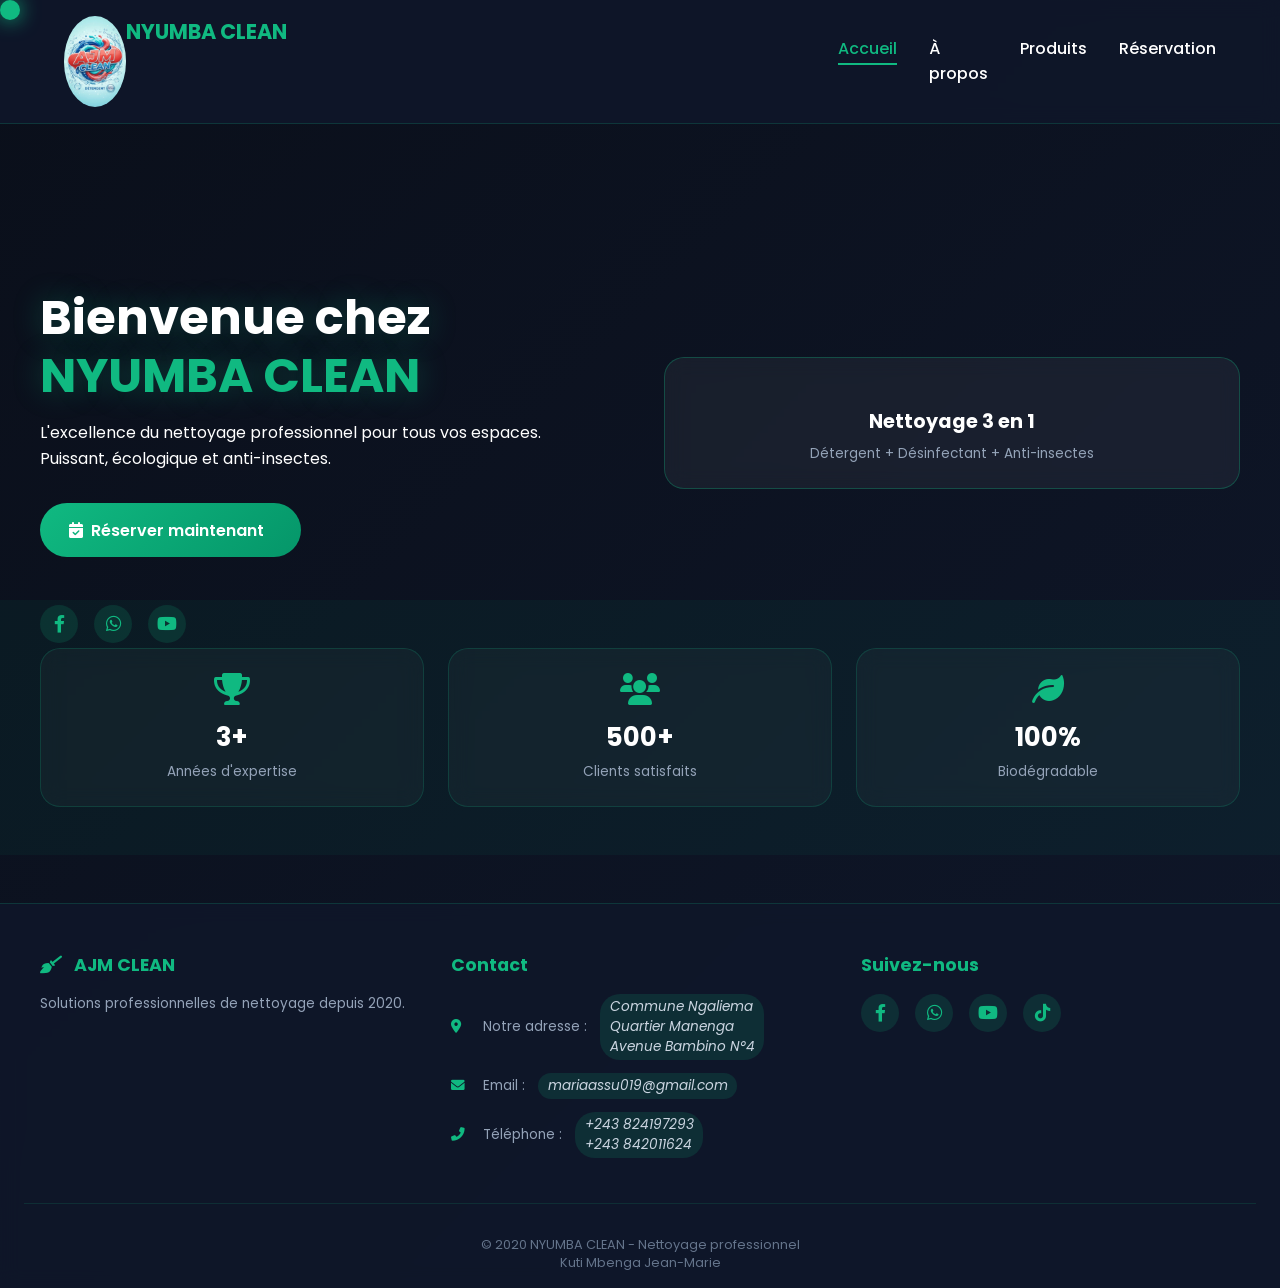
<file: index.html>
<!-- index.html - Page d'accueil -->
<!DOCTYPE html>
<html lang="fr">
<head>
    <meta charset="UTF-8">
    <meta name="viewport" content="width=device-width, initial-scale=1.0">
    <title>NYUMBA CLEAN - Nettoyage professionnel</title>
    <link rel="stylesheet" href="style.css">
    <link href="https://fonts.googleapis.com/css2?family=Poppins:wght@300;400;500;600;700;800&display=swap" rel="stylesheet">
    <link rel="stylesheet" href="https://cdnjs.cloudflare.com/ajax/libs/font-awesome/6.0.0-beta3/css/all.min.css">
</head>
<body>
    <div class="accueil">
        <div class="cursor"></div>
        
        <nav class="navbar">
            <div class="nav-container">
                <div class="logo">
                    <img src="./image/logo.jpg" alt="logo">
                    <span>NYUMBA CLEAN</span>
                    <!---<i class="fas fa-broom"></i>
                    <span>AJM CLEAN</span>--->
                </div>
                <div class="nav-toggle" id="mobile-menu">
                    <i class="fas fa-bars"></i>
                </div>
                <ul class="nav-menu" id="nav-menu">
                    <li><a href="index.html" class="nav-link active">Accueil</a></li>
                    <li><a href="apropos.html" class="nav-link">À propos</a></li>
                    <li><a href="produit.html" class="nav-link">Produits</a></li>
                    <li><a href="reservation.html" class="nav-link">Réservation</a></li>
                </ul>
            </div>
        </nav>

        <main>
            <section class="hero">
                <div class="hero-content">
                    <div class="hero-text">
                        <h1 class="glow-text">Bienvenue chez <span class="highlight">NYUMBA CLEAN</span></h1>
                        <p>L'excellence du nettoyage professionnel pour tous vos espaces. <br>Puissant, écologique et anti-insectes.</p>
                        <a href="reservation.html" class="btn-primary">
                            <i class="fas fa-calendar-check"></i> Réserver maintenant
                            <span class="btn-overlay"></span>
                        </a>
                    </div>
                    <div class="hero-image">
                        <div class="floating-card">
                            <i class="fas fa-spray-can-sparkle"></i>
                            <h3>Nettoyage 3 en 1</h3>
                            <p>Détergent + Désinfectant + Anti-insectes</p>
                        </div>
                    </div>

                    <div class="social-links">
                        <a href="#" class="social-icon"><i class="fab fa-facebook-f"></i></a>
                        <a href="#" class="social-icon"><i class="fab fa-whatsapp"></i></a>
                        <a href="#" class="social-icon"><i class="fab fa-youtube"></i></a>
                    </div>
                </div>
            </section>
    </div>

        <section class="stats-section">
            <div class="stats-container">
                <div class="stat-card">
                    <i class="fas fa-trophy"></i>
                    <h3>3+</h3>
                    <p>Années d'expertise</p>
                </div>
                <div class="stat-card">
                    <i class="fas fa-users"></i>
                    <h3>500+</h3>
                    <p>Clients satisfaits</p>
                </div>
                <div class="stat-card">
                    <i class="fas fa-leaf"></i>
                    <h3>100%</h3>
                    <p>Biodégradable</p>
                </div>
            </div>
        </section>
    </main>

    <footer class="footer">
        <div class="footer-container">
            <div class="footer-col">
                <h4><i class="fas fa-broom"></i> AJM CLEAN</h4>
                <p>Solutions professionnelles de nettoyage depuis 2020.</p>
            </div>
            <div class="footer-col">
                <h4>Contact</h4>
                <ul class="footer-contact">
                    <li><i class="fas fa-map-marker-alt"></i> <span class="placeholder-data">Notre adresse : </span><span class="editable-placeholder">Commune Ngaliema <br> Quartier Manenga <br> Avenue Bambino N°4</span></li>
                    <li><i class="fas fa-envelope"></i> <span class="placeholder-data">Email : </span><span class="editable-placeholder">mariaassu019@gmail.com</span></li>
                    <li><i class="fas fa-phone-alt"></i> <span class="placeholder-data">Téléphone : </span><span class="editable-placeholder"> +243 824197293 <br> +243 842011624</span></li>
                </ul>
            </div>
            <div class="footer-col">
                <h4>Suivez-nous</h4>
                <div class="social-links">
                    <a href="#" class="social-icon"><i class="fab fa-facebook-f"></i></a>
                    <a href="#" class="social-icon"><i class="fab fa-whatsapp"></i></a>
                    <a href="#" class="social-icon"><i class="fab fa-youtube"></i></a>
                    <a href="#" class="social-icon"><i class="fab fa-tiktok"></i></a>
                </div>
                <div class="social-placeholder-note"></div>
            </div>
        </div>
        <div class="footer-bottom">
            <p>&copy; 2020 NYUMBA CLEAN - Nettoyage professionnel</p>
            <p> Kuti Mbenga Jean-Marie</p>
        </div>
    </footer>

    <!--<script src="script.js">--->
    <script>
    // MENU HAMBURGER RESPONSIVE
    const mobileBtn = document.getElementById('mobile-menu');
    const navMenu = document.getElementById('nav-menu');

    if (mobileBtn && navMenu) {
        mobileBtn.addEventListener('click', () => {
            navMenu.classList.toggle('active');
            
            const icon = mobileBtn.querySelector('i');
            if (navMenu.classList.contains('active')) {
                icon.classList.remove('fa-bars');
                icon.classList.add('fa-times');
            } else {
                icon.classList.remove('fa-times');
                icon.classList.add('fa-bars');
            }
        });

        // Fermer le menu quand on clique sur un lien
        const navLinks = document.querySelectorAll('.nav-link');
        navLinks.forEach(link => {
            link.addEventListener('click', () => {
                navMenu.classList.remove('active');
                const icon = mobileBtn.querySelector('i');
                icon.classList.remove('fa-times');
                icon.classList.add('fa-bars');
            });
        });
    }
    </script>
</body>
</html>
</file>
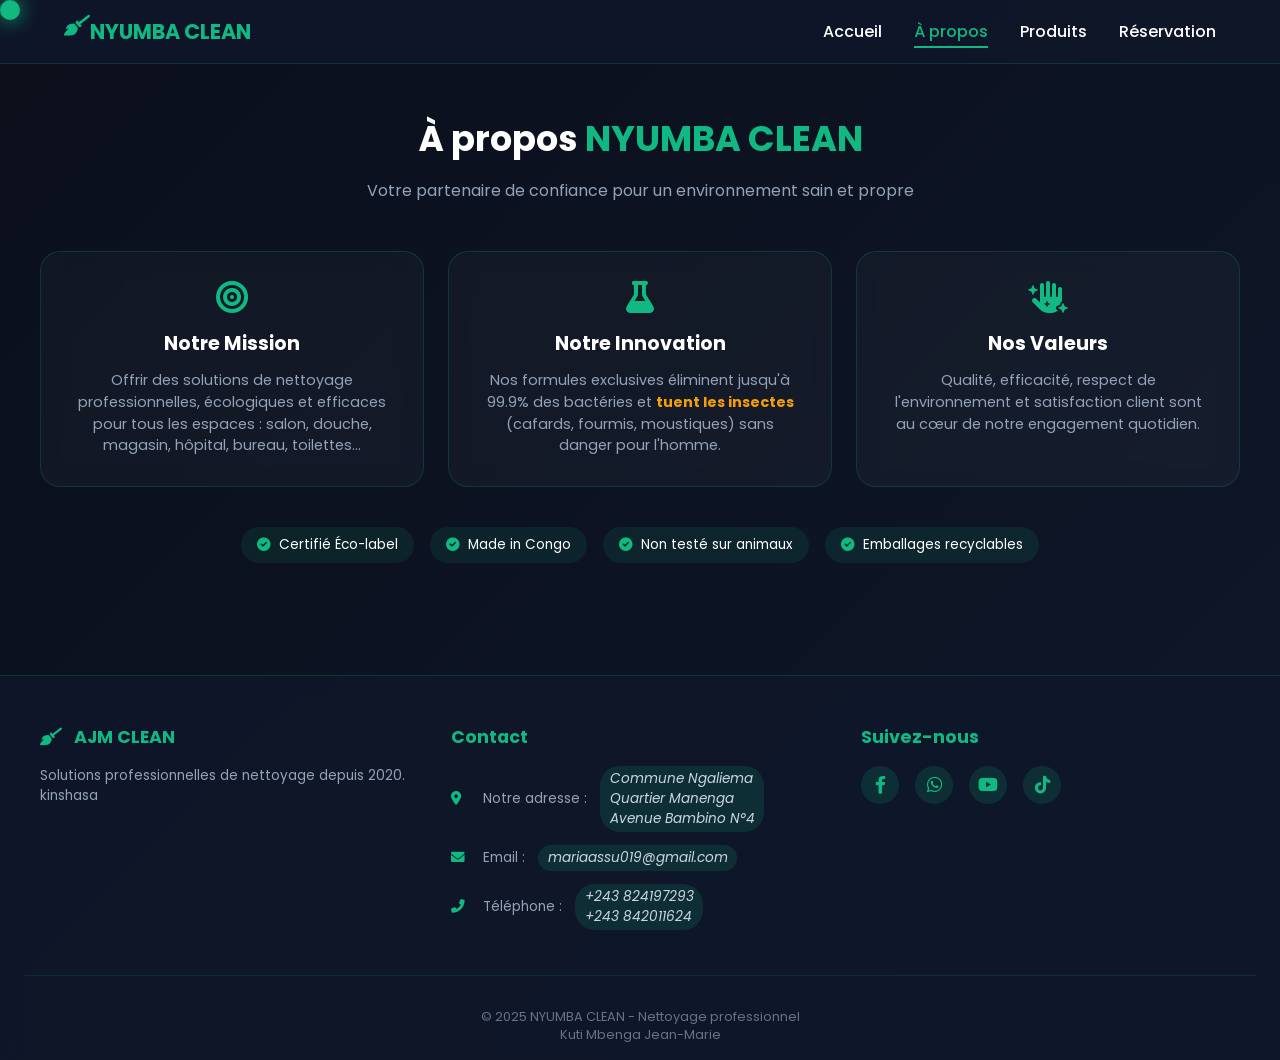
<file: apropos.html>
<!-- about.html - Page À propos -->
<!DOCTYPE html>
<html lang="fr">
<head>
    <meta charset="UTF-8">
    <meta name="viewport" content="width=device-width, initial-scale=1.0">
    <title>NYUMBA CLEAN - À propos</title>
    <link rel="stylesheet" href="style.css">
    <link href="https://fonts.googleapis.com/css2?family=Poppins:wght@300;400;500;600;700;800&display=swap" rel="stylesheet">
    <link rel="stylesheet" href="https://cdnjs.cloudflare.com/ajax/libs/font-awesome/6.0.0-beta3/css/all.min.css">
</head>
<body>
    <div class="cursor"></div>
    
    <nav class="navbar">
        <div class="nav-container">
            <div class="logo">
                <i class="fas fa-broom"></i>
                <span>NYUMBA CLEAN</span>
            </div>
            <div class="nav-toggle" id="mobile-menu">
                <i class="fas fa-bars"></i>
            </div>
            <ul class="nav-menu" id="nav-menu">
                <li><a href="index.html" class="nav-link">Accueil</a></li>
                <li><a href="apropos.html" class="nav-link active">À propos</a></li>
                <li><a href="produit.html" class="nav-link">Produits</a></li>
                <li><a href="reservation.html" class="nav-link">Réservation</a></li>
            </ul>
        </div>
    </nav>

    <main>
        <section class="about-section">
            <div class="about-container">
                <div class="about-header">
                    <h1>À propos <span class="highlight">NYUMBA CLEAN</span></h1>
                    <p>Votre partenaire de confiance pour un environnement sain et propre</p>
                </div>
                
                <div class="about-grid">
                    <div class="about-card">
                        <i class="fas fa-bullseye"></i>
                        <h3>Notre Mission</h3>
                        <p>Offrir des solutions de nettoyage professionnelles, écologiques et efficaces pour tous les espaces : salon, douche, magasin, hôpital, bureau, toilettes...</p>
                    </div>
                    <div class="about-card">
                        <i class="fas fa-flask"></i>
                        <h3>Notre Innovation</h3>
                        <p>Nos formules exclusives éliminent jusqu'à 99.9% des bactéries et <strong class="insect-highlight">tuent les insectes</strong> (cafards, fourmis, moustiques) sans danger pour l'homme.</p>
                    </div>
                    <div class="about-card">
                        <i class="fas fa-hand-sparkles"></i>
                        <h3>Nos Valeurs</h3>
                        <p>Qualité, efficacité, respect de l'environnement et satisfaction client sont au cœur de notre engagement quotidien.</p>
                    </div>
                </div>

                <div class="about-features">
                    <div class="feature-item">
                        <i class="fas fa-check-circle"></i>
                        <span>Certifié Éco-label</span>
                    </div>
                    <div class="feature-item">
                        <i class="fas fa-check-circle"></i>
                        <span>Made in Congo</span>
                    </div>
                    <div class="feature-item">
                        <i class="fas fa-check-circle"></i>
                        <span>Non testé sur animaux</span>
                    </div>
                    <div class="feature-item">
                        <i class="fas fa-check-circle"></i>
                        <span>Emballages recyclables</span>
                    </div>
                </div>
            </div>
        </section>
    </main>

    <footer class="footer">
        <div class="footer-container">
            <div class="footer-col">
                <h4><i class="fas fa-broom"></i> AJM CLEAN</h4>
                <p>Solutions professionnelles de nettoyage depuis 2020. kinshasa</p>
            </div>
            <div class="footer-col">
                <h4>Contact</h4>
                <ul class="footer-contact">
                    <li><i class="fas fa-map-marker-alt"></i> <span class="placeholder-data">Notre adresse : </span><span class="editable-placeholder"> Commune Ngaliema <br> Quartier Manenga <br> Avenue Bambino N°4</span></li>
                    <li><i class="fas fa-envelope"></i> <span class="placeholder-data">Email : </span><span class="editable-placeholder"> mariaassu019@gmail.com</span></li>
                    <li><i class="fas fa-phone-alt"></i> <span class="placeholder-data">Téléphone : </span><span class="editable-placeholder"> +243 824197293 <br> +243 842011624</span></li>
                </ul>
            </div>
            <div class="footer-col">
                <h4>Suivez-nous</h4>
                <div class="social-links">
                    <a href="#" class="social-icon"><i class="fab fa-facebook-f"></i></a>
                    <a href="#" class="social-icon"><i class="fab fa-whatsapp"></i></a>
                    <a href="#" class="social-icon"><i class="fab fa-youtube"></i></a>
                    <a href="#" class="social-icon"><i class="fab fa-tiktok"></i></a>
                </div>
                <div class="social-placeholder-note"></div>
            </div>
        </div>
        <div class="footer-bottom">
            <p>&copy; 2025 NYUMBA CLEAN - Nettoyage professionnel</p>
            <p> Kuti Mbenga Jean-Marie</p>
        </div>
    </footer>

    <script>
    // MENU HAMBURGER RESPONSIVE
    const mobileBtn = document.getElementById('mobile-menu');
    const navMenu = document.getElementById('nav-menu');

    if (mobileBtn && navMenu) {
        mobileBtn.addEventListener('click', () => {
            navMenu.classList.toggle('active');
            
            const icon = mobileBtn.querySelector('i');
            if (navMenu.classList.contains('active')) {
                icon.classList.remove('fa-bars');
                icon.classList.add('fa-times');
            } else {
                icon.classList.remove('fa-times');
                icon.classList.add('fa-bars');
            }
        });

        // Fermer le menu quand on clique sur un lien
        const navLinks = document.querySelectorAll('.nav-link');
        navLinks.forEach(link => {
            link.addEventListener('click', () => {
                navMenu.classList.remove('active');
                const icon = mobileBtn.querySelector('i');
                icon.classList.remove('fa-times');
                icon.classList.add('fa-bars');
            });
        });
    }
    </script>
</body>
</html>
</file>
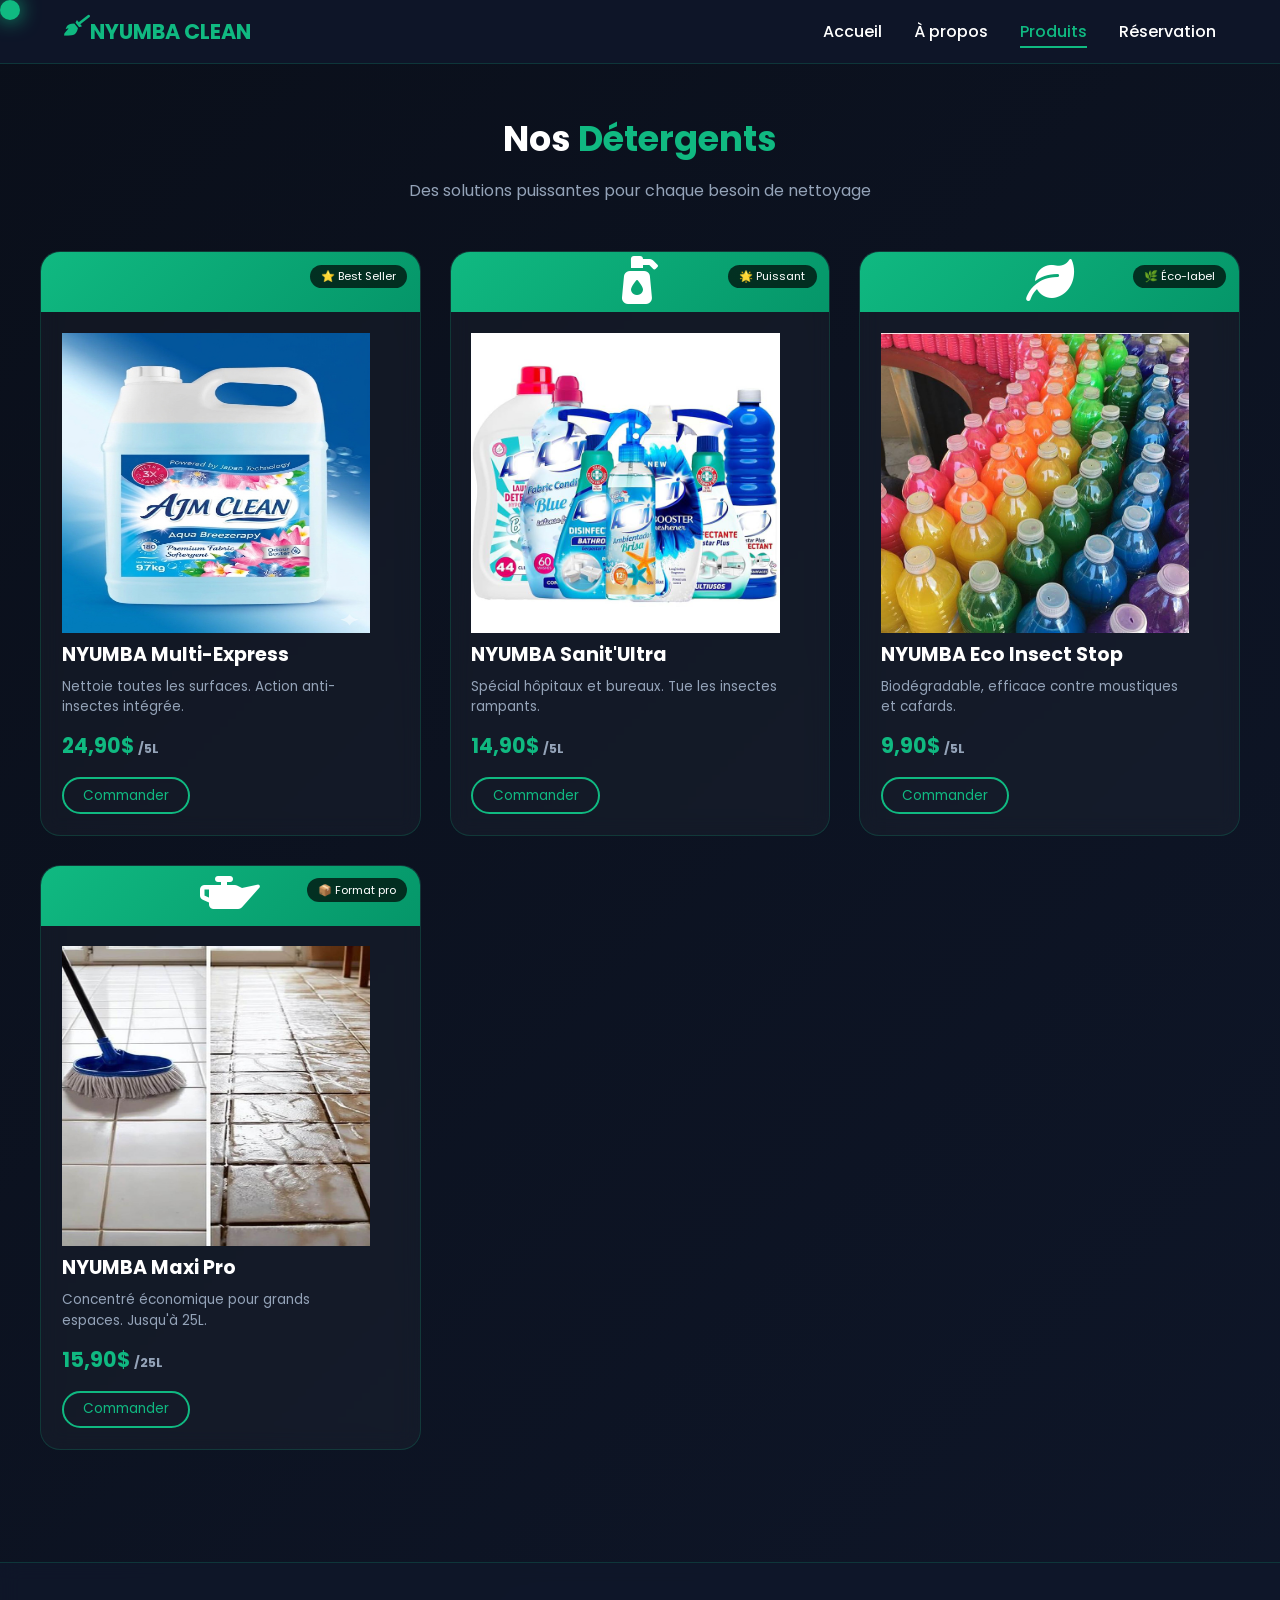
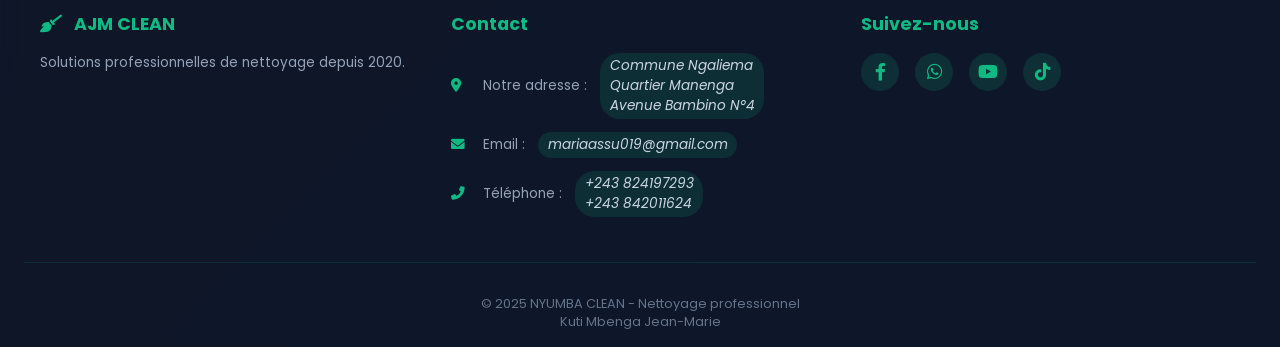
<file: produit.html>
<!-- products.html - Page Produits (inspirée du portfolio mais adaptée) -->
<!DOCTYPE html>
<html lang="fr">
<head>
    <meta charset="UTF-8">
    <meta name="viewport" content="width=device-width, initial-scale=1.0">
    <title>NYUMBA CLEAN - Nos produits</title>
    <link rel="stylesheet" href="style.css">
    <link href="https://fonts.googleapis.com/css2?family=Poppins:wght@300;400;500;600;700;800&display=swap" rel="stylesheet">
    <link rel="stylesheet" href="https://cdnjs.cloudflare.com/ajax/libs/font-awesome/6.0.0-beta3/css/all.min.css">
</head>
<body>
    <div class="cursor"></div>
    
    <nav class="navbar">
        <div class="nav-container">
            <div class="logo">
                <i class="fas fa-broom"></i>
                <span>NYUMBA CLEAN</span>
            </div>
            <div class="nav-toggle" id="mobile-menu">
                <i class="fas fa-bars"></i>
            </div>
            <ul class="nav-menu" id="nav-menu">
                <li><a href="index.html" class="nav-link">Accueil</a></li>
                <li><a href="apropos.html" class="nav-link">À propos</a></li>
                <li><a href="produit.html" class="nav-link active">Produits</a></li>
                <li><a href="reservation.html" class="nav-link">Réservation</a></li>
            </ul>
        </div>
    </nav>

    <main>
        <section class="products-section">
            <div class="products-header">
                <h1>Nos <span class="highlight">Détergents</span></h1>
                <p>Des solutions puissantes pour chaque besoin de nettoyage</p>
            </div>

            <div class="products-grid">
                <div class="product-card">
                    <div class="product-image">
                        <div class="product-badge">⭐ Best Seller</div>
                        <div class="product-icon">
                            <i class="fas fa-bottle-water"></i>
                        </div>
                    </div>
                    <div class="product-info">
                        <img src="./image/1776351941161.png" alt="deuxieme produit">
                        <h3>NYUMBA Multi-Express</h3>
                        <p>Nettoie toutes les surfaces. Action anti-insectes intégrée.</p>
                        <div class="product-price">24,90$ <span>/5L</span></div>
                        <a href="reservation.html" class="btn-small">Commander</a>
                    </div>
                </div>

                <div class="product-card">
                    <div class="product-image">
                        <div class="product-badge">🌟 Puissant</div>
                        <div class="product-icon">
                            <i class="fas fa-pump-soap"></i>
                        </div>
                    </div>
                    <div class="product-info">
                        <img src="./image/068f3ce4b32fe98ae88d57b23c6b0e38.jpg" alt="produit">
                        
                        <h3>NYUMBA Sanit'Ultra</h3>
                        <p>Spécial hôpitaux et bureaux. Tue les insectes rampants.</p>
                        <div class="product-price">14,90$ <span>/5L</span></div>
                        <a href="reservation.html" class="btn-small">Commander</a>
                    </div>
                </div>

                <div class="product-card">
                    <div class="product-image">
                        <div class="product-badge">🌿 Éco-label</div>
                        <div class="product-icon">
                            <i class="fas fa-leaf"></i>
                        </div>
                    </div>
                    <div class="product-info">
                        <img src="./image/fd5fcd17970cf90c23e1f7c094b8a59b.jpg" alt="">
                        <h3>NYUMBA Eco Insect Stop</h3>
                        <p>Biodégradable, efficace contre moustiques et cafards.</p>
                        <div class="product-price">9,90$ <span>/5L</span></div>
                        <a href="reservation.html" class="btn-small">Commander</a>
                    </div>
                </div>

                <div class="product-card">
                    <div class="product-image">
                        <div class="product-badge">📦 Format pro</div>
                        <div class="product-icon">
                            <i class="fas fa-oil-can"></i>
                        </div>
                    </div>
                    <div class="product-info">
                        <img src="./image/535daa6a7424d3cf2576e7a6db50355c.jpg" alt="">
                        <h3>NYUMBA Maxi Pro</h3>
                        <p>Concentré économique pour grands espaces. Jusqu'à 25L.</p>
                        <div class="product-price">15,90$ <span>/25L</span></div>
                        <a href="reservation.html" class="btn-small">Commander</a>
                    </div>
                </div>
            </div>
        </section>
    </main>

    <footer class="footer">
        <div class="footer-container">
            <div class="footer-col">
                <h4><i class="fas fa-broom"></i> AJM CLEAN</h4>
                <p>Solutions professionnelles de nettoyage depuis 2020.</p>
            </div>
            <div class="footer-col">
                <h4>Contact</h4>
                <ul class="footer-contact">
                    <li><i class="fas fa-map-marker-alt"></i> <span class="placeholder-data">Notre adresse : </span><span class="editable-placeholder"> Commune Ngaliema <br> Quartier Manenga <br> Avenue Bambino N°4</span></li>
                    <li><i class="fas fa-envelope"></i> <span class="placeholder-data">Email : </span><span class="editable-placeholder"> mariaassu019@gmail.com</span></li>
                    <li><i class="fas fa-phone-alt"></i> <span class="placeholder-data">Téléphone : </span><span class="editable-placeholder"> +243 824197293 <br> +243 842011624</span></li>
                </ul>
            </div>
            <div class="footer-col">
                <h4>Suivez-nous</h4>
                <div class="social-links">
                    <a href="#" class="social-icon"><i class="fab fa-facebook-f"></i></a>
                    <a href="#" class="social-icon"><i class="fab fa-whatsapp"></i></a>
                    <a href="#" class="social-icon"><i class="fab fa-youtube"></i></a>
                    <a href="#" class="social-icon"><i class="fab fa-tiktok"></i></a>
                </div>
                <div class="social-placeholder-note"></div>
            </div>
        </div>
        <div class="footer-bottom">
            <p>&copy; 2025 NYUMBA CLEAN - Nettoyage professionnel</p>
            <p> Kuti Mbenga Jean-Marie</p>
        </div>
    </footer>

    <!--- <script src="script.js"> --->
    <script>
        // MENU HAMBURGER RESPONSIVE
        const mobileBtn = document.getElementById('mobile-menu');
        const navMenu = document.getElementById('nav-menu');

        if (mobileBtn && navMenu) {
            mobileBtn.addEventListener('click', () => {
                navMenu.classList.toggle('active');
                
                const icon = mobileBtn.querySelector('i');
                if (navMenu.classList.contains('active')) {
                    icon.classList.remove('fa-bars');
                    icon.classList.add('fa-times');
                } else {
                    icon.classList.remove('fa-times');
                    icon.classList.add('fa-bars');
                }
            });

            // Fermer le menu quand on clique sur un lien
            const navLinks = document.querySelectorAll('.nav-link');
            navLinks.forEach(link => {
                link.addEventListener('click', () => {
                    navMenu.classList.remove('active');
                    const icon = mobileBtn.querySelector('i');
                    icon.classList.remove('fa-times');
                    icon.classList.add('fa-bars');
                });
            });
        }
    </script>
    </script>
</body>
</html>
</file>
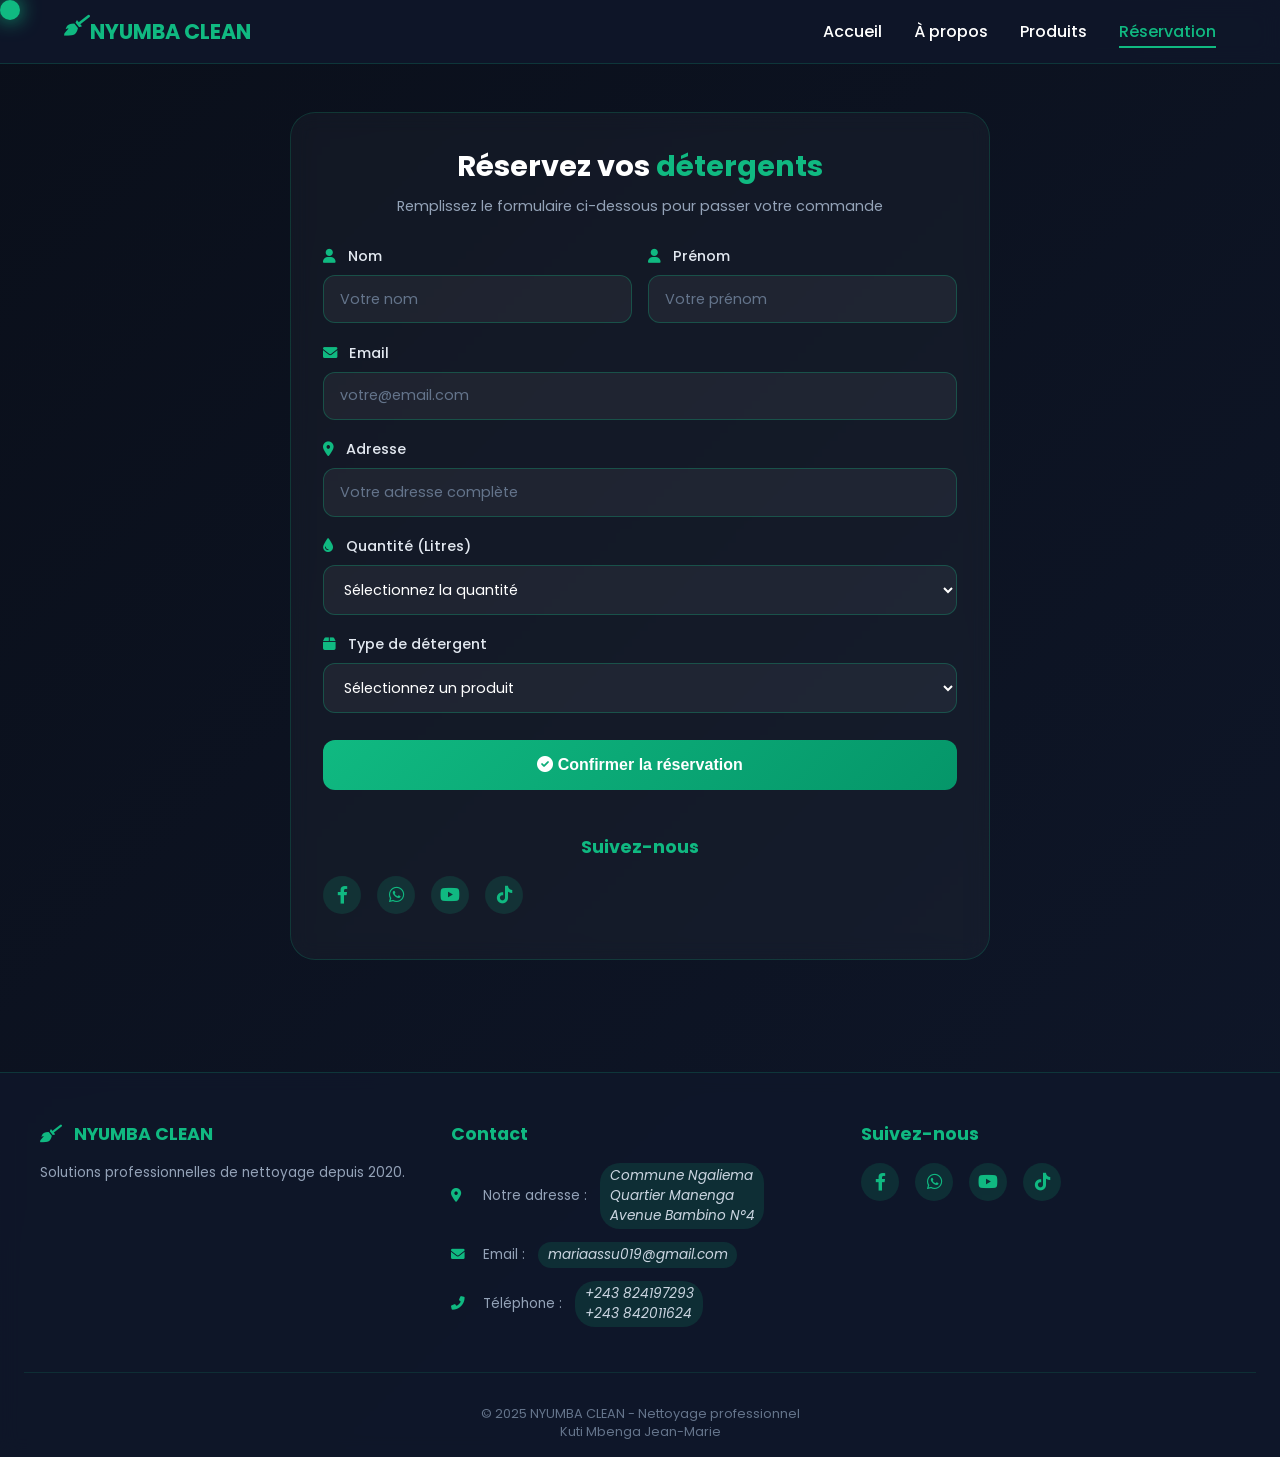
<file: reservation.html>
<!-- reservation.html - Page Réservation -->
<!DOCTYPE html>
<html lang="fr">
<head>
    <meta charset="UTF-8">
    <meta name="viewport" content="width=device-width, initial-scale=1.0">
    <title>NYUMBA CLEAN - Réservation</title>
    <link rel="stylesheet" href="style.css">
    <link href="https://fonts.googleapis.com/css2?family=Poppins:wght@300;400;500;600;700;800&display=swap" rel="stylesheet">
    <link rel="stylesheet" href="https://cdnjs.cloudflare.com/ajax/libs/font-awesome/6.0.0-beta3/css/all.min.css">
</head>
<body>
    <div class="cursor"></div>
    
    <nav class="navbar">
        <div class="nav-container">
            <div class="logo">
                <i class="fas fa-broom"></i>
                <span>NYUMBA CLEAN</span>
            </div>
            <div class="nav-toggle" id="mobile-menu">
                <i class="fas fa-bars"></i>
            </div>
            <ul class="nav-menu" id="nav-menu">
                <li><a href="index.html" class="nav-link">Accueil</a></li>
                <li><a href="apropos.html" class="nav-link">À propos</a></li>
                <li><a href="produit.html" class="nav-link">Produits</a></li>
                <li><a href="reservation.html" class="nav-link active">Réservation</a></li>
            </ul>
        </div>
    </nav>

    <main>
        <section class="reservation-section">
            <div class="reservation-container">
                <div class="reservation-header">
                    <h1>Réservez vos <span class="highlight">détergents</span></h1>
                    <p>Remplissez le formulaire ci-dessous pour passer votre commande</p>
                </div>

                <div id="formSuccess" class="success-message"></div>

                <form id="reservationForm" class="reservation-form">
                    <div class="form-row">
                        <div class="form-group">
                            <label><i class="fas fa-user"></i> Nom</label>
                            <input type="text" id="nom" placeholder="Votre nom" required>
                        </div>
                        <div class="form-group">
                            <label><i class="fas fa-user"></i> Prénom</label>
                            <input type="text" id="prenom" placeholder="Votre prénom" required>
                        </div>
                    </div>

                    <div class="form-group">
                        <label><i class="fas fa-envelope"></i> Email</label>
                        <input type="email" id="email" placeholder="votre@email.com" required>
                    </div>

                    <div class="form-group">
                        <label><i class="fas fa-map-marker-alt"></i> Adresse</label>
                        <input type="text" id="adresse" placeholder="Votre adresse complète" required>
                    </div>

                    <div class="form-group">
                        <label><i class="fas fa-tint"></i> Quantité (Litres)</label>
                        <select id="quantiteL" required>
                            <option value="">Sélectionnez la quantité</option>
                            <option value="1">1 Litre</option>
                            <option value="2">2 Litres</option>
                            <option value="5">5 Litres</option>
                            <option value="10">10 Litres</option>
                            <option value="15">15 Litres</option>
                            <option value="20">20 Litres</option>
                            <option value="25">25 Litres</option>
                        </select>
                    </div>

                    <div class="form-group">
                        <label><i class="fas fa-box"></i> Type de détergent</label>
                        <select id="produit" required>
                            <option value="">Sélectionnez un produit</option>
                            <option value="Multi-Express">NYUMBA Multi-Express</option>
                            <option value="Sanit'Ultra">NYUMBA Sanit'Ultra</option>
                            <option value="Eco Insect Stop">NYUMBA Eco Insect Stop</option>
                            <option value="Maxi Pro">NYUMBA Maxi Pro</option>
                        </select>
                    </div>

                    <button type="submit" class="btn-submit">
                        <i class="fas fa-check-circle"></i> Confirmer la réservation
                    </button><br>
                </form>

                <div class="footer-col">
                <h4 style="text-align: center;">Suivez-nous</h4>
                <div class="social-links">
                    <a href="#" class="social-icon"><i class="fab fa-facebook-f"></i></a>
                    <a href="#" class="social-icon"><i class="fab fa-whatsapp"></i></a>
                    <a href="#" class="social-icon"><i class="fab fa-youtube"></i></a>
                    <a href="#" class="social-icon"><i class="fab fa-tiktok"></i></a>
                </div>
                <div class="social-placeholder-note"></div>
            </div>
            </div>
        </section>
    </main>

    <footer class="footer">
        <div class="footer-container">
            <div class="footer-col">
                <h4><i class="fas fa-broom"></i> NYUMBA CLEAN</h4>
                <p>Solutions professionnelles de nettoyage depuis 2020.</p>
            </div>
            <div class="footer-col">
                <h4>Contact</h4>
                <ul class="footer-contact">
                    <li><i class="fas fa-map-marker-alt"></i> <span class="placeholder-data">Notre adresse : </span><span class="editable-placeholder"> Commune Ngaliema <br> Quartier Manenga <br> Avenue Bambino N°4</span></li>
                    <li><i class="fas fa-envelope"></i> <span class="placeholder-data">Email : </span><span class="editable-placeholder"> mariaassu019@gmail.com </span></li>
                    <li><i class="fas fa-phone-alt"></i> <span class="placeholder-data">Téléphone : </span><span class="editable-placeholder">+243 824197293 <br> +243 842011624</span></li>
                </ul>
            </div>
            <div class="footer-col">
                <h4>Suivez-nous</h4>
                <div class="social-links">
                    <a href="#" class="social-icon"><i class="fab fa-facebook-f"></i></a>
                    <a href="#" class="social-icon"><i class="fab fa-whatsapp"></i></a>
                    <a href="#" class="social-icon"><i class="fab fa-youtube"></i></a>
                    <a href="#" class="social-icon"><i class="fab fa-tiktok"></i></a>
                </div>
                <div class="social-placeholder-note"></div>
            </div>
        </div>
        <div class="footer-bottom">
            <p>&copy; 2025 NYUMBA CLEAN - Nettoyage professionnel</p>
            <p> Kuti Mbenga Jean-Marie</p>
        </div>
    </footer>

    <script>
        // MENU HAMBURGER RESPONSIVE
        const mobileBtn = document.getElementById('mobile-menu');
        const navMenu = document.getElementById('nav-menu');

        if (mobileBtn && navMenu) {
            mobileBtn.addEventListener('click', () => {
                navMenu.classList.toggle('active');
                
                const icon = mobileBtn.querySelector('i');
                if (navMenu.classList.contains('active')) {
                    icon.classList.remove('fa-bars');
                    icon.classList.add('fa-times');
                } else {
                    icon.classList.remove('fa-times');
                    icon.classList.add('fa-bars');
                }
            });

            // Fermer le menu quand on clique sur un lien
            const navLinks = document.querySelectorAll('.nav-link');
            navLinks.forEach(link => {
                link.addEventListener('click', () => {
                    navMenu.classList.remove('active');
                    const icon = mobileBtn.querySelector('i');
                    icon.classList.remove('fa-times');
                    icon.classList.add('fa-bars');
                });
            });
        }
    </script>
    </script>
</body>
</html>
</file>
<file: style.css>
/* style.css - Version COMPLÈTEMENT RESPONSIVE */
* {
    margin: 0;
    padding: 0;
    box-sizing: border-box;
}

body {
    font-family: 'Poppins', sans-serif;
    background: linear-gradient(135deg, #0a0f1a 0%, #0f172a 100%);
    color: #fff;
    overflow-x: hidden;
}

/* Curseur personnalisé - désactivé sur mobile pour éviter les bugs */
@media (min-width: 768px) {
    .cursor {
        width: 20px;
        height: 20px;
        background: #10b981;
        border-radius: 50%;
        position: fixed;
        pointer-events: none;
        z-index: 9999;
        transition: transform 0.1s;
        box-shadow: 0 0 20px #10b981;
    }
}

/* ========== NAVIGATION RESPONSIVE ========== */
.navbar {
    position: fixed;
    top: 0;
    width: 100%;
    background: rgba(15, 23, 42, 0.95);
    backdrop-filter: blur(10px);
    z-index: 1000;
    padding: 1rem 0;
    border-bottom: 1px solid rgba(16, 185, 129, 0.2);
}

.nav-container {
    max-width: 1200px;
    margin: 0 auto;
    display: flex;
    justify-content: space-between;
    align-items: center;
    padding: 0 1.5rem;
}

.logo {
    display: flex;
    font-size: 1.3rem;
    font-weight: 700;
    color: #10b981;
}

/*.logo i {
    margin-right: 0.5rem;
}*/
.logo img{
    width: 8%;
    height: 8%;
    border-radius: 50%;
}

.nav-menu {
    display: flex;
    gap: 2rem;
    list-style: none;
    transition: all 0.3s ease;
}

.nav-link {
    color: #fff;
    text-decoration: none;
    font-weight: 500;
    transition: color 0.3s;
    position: relative;
    font-size: 1rem;
}

.nav-link::after {
    content: '';
    position: absolute;
    bottom: -5px;
    left: 0;
    width: 0;
    height: 2px;
    background: #10b981;
    transition: width 0.3s;
}

.nav-link:hover::after,
.nav-link.active::after {
    width: 100%;
}

.nav-link:hover,
.nav-link.active {
    color: #10b981;
}

.nav-toggle {
    display: none;
    font-size: 1.5rem;
    cursor: pointer;
    color: #fff;
    background: transparent;
    border: none;
}

/* Menu mobile */
@media (max-width: 768px) {
    .nav-toggle {
        display: block;
    }
    
    .nav-menu {
        position: fixed;
        left: -100%;
        top: 70px;
        flex-direction: column;
        background: rgba(15, 23, 42, 0.98);
        backdrop-filter: blur(20px);
        width: 100%;
        text-align: center;
        transition: 0.3s;
        padding: 2rem 0;
        gap: 1.5rem;
        border-bottom: 1px solid rgba(16, 185, 129, 0.2);
    }
    
    .nav-menu.active {
        left: 0;
    }
}

/* ========== HERO SECTION RESPONSIVE ========== */
.hero {
    min-height: 100vh;
    display: flex;
    align-items: center;
    justify-content: center;
    padding: 6rem 1.5rem 4rem;
    position: relative;
}

.hero-content {
    max-width: 1200px;
    display: grid;
    grid-template-columns: 1fr 1fr;
    gap: 3rem;
    align-items: center;
    width: 100%;
}

.hero-text h1 {
    font-size: 3rem;
    margin-bottom: 1rem;
    line-height: 1.2;
}

.glow-text {
    text-shadow: 0 0 30px rgba(16, 185, 129, 0.3);
}


.highlight {
    color: #10b981;
}

.hero-text p {
    font-size: 1rem;
    color: #ffffff;
    margin-bottom: 2rem;
    line-height: 1.6;
}

.btn-primary {
    display: inline-flex;
    align-items: center;
    gap: 0.5rem;
    /*border: 3px solid rgb(147, 146, 146);*/
    background: linear-gradient(135deg, #10b981, #059669);
    color: #fff;
    padding: 0.9rem 1.8rem;
    border-radius: 50px;
    text-decoration: none;
    font-weight: 600;
    transition: transform 0.3s;
    font-size: 1rem;
}

.btn-primary:hover {
    transform: translateY(-3px);
}

.floating-card {
    background: rgba(255, 255, 255, 0.05);
    backdrop-filter: blur(10px);
    border-radius: 20px;
    padding: 1.5rem;
    text-align: center;
    border: 1px solid rgba(16, 185, 129, 0.3);
    animation: float 3s ease-in-out infinite;
}

.floating-card i {
    font-size: 2.5rem;
    color: #10b981;
    margin-bottom: 1rem;
}

.floating-card h3 {
    font-size: 1.2rem;
    margin-bottom: 0.5rem;
}

.floating-card p {
    font-size: 0.85rem;
    color: #94a3b8;
}

@keyframes float {
    0%, 100% { transform: translateY(0); }
    50% { transform: translateY(-15px); }
}

/* Responsive Hero */
@media (max-width: 968px) {
    .hero-content {
        grid-template-columns: 1fr;
        gap: 2rem;
        text-align: center;
    }
    
    .hero-text h1 {
        font-size: 2.2rem;
    }
    
    .btn-primary {
        justify-content: center;
    }
    
    .floating-card {
        max-width: 300px;
        margin: 0 auto;
    }
}

@media (max-width: 480px) {
    .hero-text h1 {
        font-size: 1.8rem;
    }
    
    .hero {
        padding: 5rem 1rem 3rem;
    }
}

/* ========== STATS SECTION RESPONSIVE ========== */
.stats-section {
    padding: 3rem 1.5rem;
    background: rgba(16, 185, 129, 0.05);
}

.stats-container {
    max-width: 1200px;
    margin: 0 auto;
    display: grid;
    grid-template-columns: repeat(auto-fit, minmax(200px, 1fr));
    gap: 1.5rem;
}

.stat-card {
    text-align: center;
    padding: 1.5rem;
    background: rgba(255, 255, 255, 0.03);
    border-radius: 20px;
    backdrop-filter: blur(10px);
    border: 1px solid rgba(16, 185, 129, 0.2);
    transition: transform 0.3s;
}

.stat-card:hover {
    transform: translateY(-5px);
    border-color: #10b981;
}

.stat-card i {
    font-size: 2rem;
    color: #10b981;
    margin-bottom: 0.8rem;
}

.stat-card h3 {
    font-size: 1.6rem;
    margin-bottom: 0.3rem;
}

.stat-card p {
    font-size: 0.85rem;
    color: #94a3b8;
}

@media (max-width: 640px) {
    .stats-container {
        grid-template-columns: 1fr;
        gap: 1rem;
    }
}

/* ========== ABOUT PAGE RESPONSIVE ========== */
.about-section {
    padding: 7rem 1.5rem 4rem;
}

.about-container {
    max-width: 1200px;
    margin: 0 auto;
}

.about-header {
    text-align: center;
    margin-bottom: 3rem;
}

.about-header h1 {
    font-size: 2.2rem;
    margin-bottom: 0.8rem;
}

.about-header p {
    color: #94a3b8;
}

.about-grid {
    display: grid;
    grid-template-columns: repeat(auto-fit, minmax(280px, 1fr));
    gap: 1.5rem;
    margin-bottom: 2.5rem;
}

.about-card {
    background: rgba(255, 255, 255, 0.03);
    backdrop-filter: blur(10px);
    border-radius: 20px;
    padding: 1.8rem;
    text-align: center;
    border: 1px solid rgba(16, 185, 129, 0.2);
    transition: all 0.3s;
}

.about-card:hover {
    transform: translateY(-5px);
    border-color: #10b981;
}

.about-card i {
    font-size: 2rem;
    color: #10b981;
    margin-bottom: 1rem;
}

.about-card h3 {
    margin-bottom: 0.8rem;
    font-size: 1.2rem;
}

.about-card p {
    font-size: 0.9rem;
    color: #94a3b8;
    line-height: 1.5;
}

.insect-highlight {
    color: #f59e0b;
}

.about-features {
    display: flex;
    flex-wrap: wrap;
    justify-content: center;
    gap: 1rem;
    margin-top: 1.5rem;
}

.feature-item {
    display: flex;
    align-items: center;
    gap: 0.5rem;
    background: rgba(16, 185, 129, 0.1);
    padding: 0.5rem 1rem;
    border-radius: 50px;
    font-size: 0.85rem;
}

.feature-item i {
    color: #10b981;
}

@media (max-width: 768px) {
    .about-header h1 {
        font-size: 1.8rem;
    }
    
    .about-card {
        padding: 1.5rem;
    }
}

/* ========== PRODUCTS PAGE RESPONSIVE ========== */
.products-section {
    padding: 7rem 1.5rem 4rem;
}

.products-header {
    text-align: center;
    margin-bottom: 3rem;
}

.products-header h1 {
    font-size: 2.2rem;
    margin-bottom: 0.8rem;
}

.products-header p {
    color: #94a3b8;
}

.products-grid {
    max-width: 1200px;
    margin: 0 auto;
    display: grid;
    grid-template-columns: repeat(auto-fit, minmax(280px, 1fr));
    gap: 1.8rem;
}

.product-card {
    background: rgba(255, 255, 255, 0.03);
    backdrop-filter: blur(10px);
    border-radius: 20px;
    overflow: hidden;
    transition: all 0.3s;
    border: 1px solid rgba(16, 185, 129, 0.2);
}

.product-card:hover {
    transform: translateY(-5px);
    border-color: #10b981;
    box-shadow: 0 20px 40px rgba(16, 185, 129, 0.15);
}

.product-image {
    height: 60px;
    background: linear-gradient(135deg, #10b981, #059669);
    display: flex;
    align-items: center;
    justify-content: center;
    position: relative;
}

.product-badge {
    position: absolute;
    top: 0.8rem;
    right: 0.8rem;
    background: rgba(0, 0, 0, 0.7);
    padding: 0.2rem 0.7rem;
    border-radius: 50px;
    font-size: 0.7rem;
}

.product-icon {
    font-size: 3rem;
    color: #fff;
}

.product-info {
    width: 350px;
    padding: 1.3rem;
}
.product-info img{
    width: 100%;
    height: 300px;
}

.product-info h3 {
    margin-bottom: 0.5rem;
    font-size: 1.2rem;
}

.product-info p {
    color: #94a3b8;
    margin-bottom: 0.8rem;
    font-size: 0.85rem;
    line-height: 1.5;
}


.product-price {
    font-size: 1.3rem;
    font-weight: 700;
    color: #10b981;
    margin-bottom: 1rem;
}

.product-price span {
    font-size: 0.8rem;
    color: #94a3b8;
}

.btn-small {
    display: inline-block;
    background: transparent;
    border: 2px solid #10b981;
    color: #10b981;
    padding: 0.4rem 1.2rem;
    border-radius: 50px;
    text-decoration: none;
    transition: all 0.3s;
    font-size: 0.85rem;
}

.btn-small:hover {
    background: #10b981;
    color: #fff;
}

@media (max-width: 640px) {
    .products-grid {
        grid-template-columns: 1fr;
        gap: 1.5rem;
    }
    
    .products-header h1 {
        font-size: 1.8rem;
    }
}

/* ========== RESERVATION PAGE RESPONSIVE ========== */
.reservation-section {
    padding: 7rem 1.5rem 4rem;
}

.reservation-container {
    max-width: 700px;
    margin: 0 auto;
    background: rgba(255, 255, 255, 0.03);
    backdrop-filter: blur(10px);
    border-radius: 25px;
    padding: 2rem;
    border: 1px solid rgba(16, 185, 129, 0.2);
}

.reservation-header {
    text-align: center;
    margin-bottom: 1.8rem;
}

.reservation-header h1 {
    font-size: 1.8rem;
    margin-bottom: 0.5rem;
}

.reservation-header p {
    color: #94a3b8;
    font-size: 0.9rem;
}

.reservation-form {
    display: flex;
    flex-direction: column;
    gap: 1.2rem;
}

.form-row {
    display: flex;
    gap: 1rem;
    flex-wrap: wrap;
}

.form-row .form-group {
    flex: 1;
    min-width: 150px;
}

.form-group {
    display: flex;
    flex-direction: column;
    gap: 0.5rem;
}

.form-group label {
    font-size: 0.9rem;
    font-weight: 500;
    color: #e2e8f0;
}

.form-group label i {
    color: #10b981;
    margin-right: 0.5rem;
}

.form-group input,
.form-group select {
    background: rgba(255, 255, 255, 0.05);
    border: 1px solid rgba(16, 185, 129, 0.3);
    border-radius: 12px;
    padding: 0.8rem 1rem;
    color: #fff;
    font-family: 'Poppins', sans-serif;
    font-size: 0.9rem;
    transition: all 0.3s;
}

.form-group input:focus,
.form-group select:focus {
    outline: none;
    border-color: #10b981;
    background: rgba(255, 255, 255, 0.08);
}

.form-group input::placeholder {
    color: #64748b;
}

.btn-submit {
    background: linear-gradient(135deg, #10b981, #059669);
    color: #fff;
    border: none;
    padding: 1rem;
    border-radius: 12px;
    font-size: 1rem;
    font-weight: 600;
    cursor: pointer;
    transition: all 0.3s;
    margin-top: 0.5rem;
}

.btn-submit:hover {
    transform: translateY(-2px);
    box-shadow: 0 5px 20px rgba(16, 185, 129, 0.3);
}

.success-message {
    background: rgba(16, 185, 129, 0.15);
    border: 1px solid #10b981;
    color: #10b981;
    padding: 1rem;
    border-radius: 12px;
    margin-bottom: 1.5rem;
    text-align: center;
    font-size: 0.9rem;
    display: none;
}

@media (max-width: 640px) {
    .reservation-container {
        padding: 1.5rem;
    }
    
    .reservation-header h1 {
        font-size: 1.5rem;
    }
    
    .form-row {
        flex-direction: column;
        gap: 1rem;
    }
}

/* ========== FOOTER RESPONSIVE ========== */
.footer {
    background: rgba(15, 23, 42, 0.95);
    backdrop-filter: blur(10px);
    padding: 3rem 1.5rem 1rem;
    margin-top: 3rem;
    border-top: 1px solid rgba(16, 185, 129, 0.2);
}

.footer-container {
    max-width: 1200px;
    margin: 0 auto;
    display: grid;
    grid-template-columns: repeat(auto-fit, minmax(250px, 1fr));
    gap: 2rem;
}

.footer-col h4 {
    font-size: 1.1rem;
    margin-bottom: 1rem;
    color: #10b981;
}

.footer-col h4 i {
    margin-right: 0.5rem;
}

.footer-col p {
    color: #94a3b8;
    font-size: 0.85rem;
    line-height: 1.5;
}

.footer-contact {
    list-style: none;
}

.footer-contact li {
    display: flex;
    align-items: center;
    gap: 0.8rem;
    margin-bottom: 0.8rem;
    color: #94a3b8;
    font-size: 0.85rem;
    flex-wrap: wrap;
}

.footer-contact i {
    color: #10b981;
    width: 20px;
}

.editable-placeholder {
    background: rgba(16, 185, 129, 0.15);
    padding: 0.2rem 0.6rem;
    border-radius: 20px;
    font-style: italic;
    color: #cbd5e1;
}

.social-links {
    display: flex;
    gap: 1rem;
    flex-wrap: wrap;
}

.social-icon {
    width: 38px;
    height: 38px;
    background: rgba(16, 185, 129, 0.15);
    border-radius: 50%;
    display: flex;
    align-items: center;
    justify-content: center;
    color: #10b981;
    text-decoration: none;
    transition: all 0.3s;
    font-size: 1.1rem;
}

.social-icon:hover {
    background: #10b981;
    color: #fff;
    transform: translateY(-3px);
}

.social-placeholder-note {
    font-size: 0.7rem;
    color: #64748b;
    margin-top: 0.8rem;
}

.footer-bottom {
    text-align: center;
    padding-top: 2rem;
    margin-top: 2rem;
    border-top: 1px solid rgba(16, 185, 129, 0.15);
    font-size: 0.8rem;
    color: #64748b;
}

@media (max-width: 768px) {
    .footer-container {
        grid-template-columns: 1fr;
        text-align: center;
    }
    
    .footer-contact li {
        justify-content: center;
    }
    
    .social-links {
        justify-content: center;
    }
}

/* ========== ANIMATIONS GLOBALES ========== */
@keyframes fadeInUp {
    from {
        opacity: 0;
        transform: translateY(30px);
    }
    to {
        opacity: 1;
        transform: translateY(0);
    }
}

.hero-content,
.about-card,
.product-card,
.stat-card {
    animation: fadeInUp 0.6s ease-out;
}

.accueil{
    background-size: cover;
    background-repeat: no-repeat;
    background-position: center;
    height: 600px;
    animation: changeImageAccueil 10s infinite;
}
@keyframes changeImageAccueil {
    0%{background-image: url(./image/fd5fcd17970cf90c23e1f7c094b8a59b.jpg);}
    33%{background-image: url(./image/accueil1.jpg);}
    66%{background-image: url(./image/accueil33.jpg);}
    100%{background-image: url(./image/1776351941161.png);}
}
</file>
